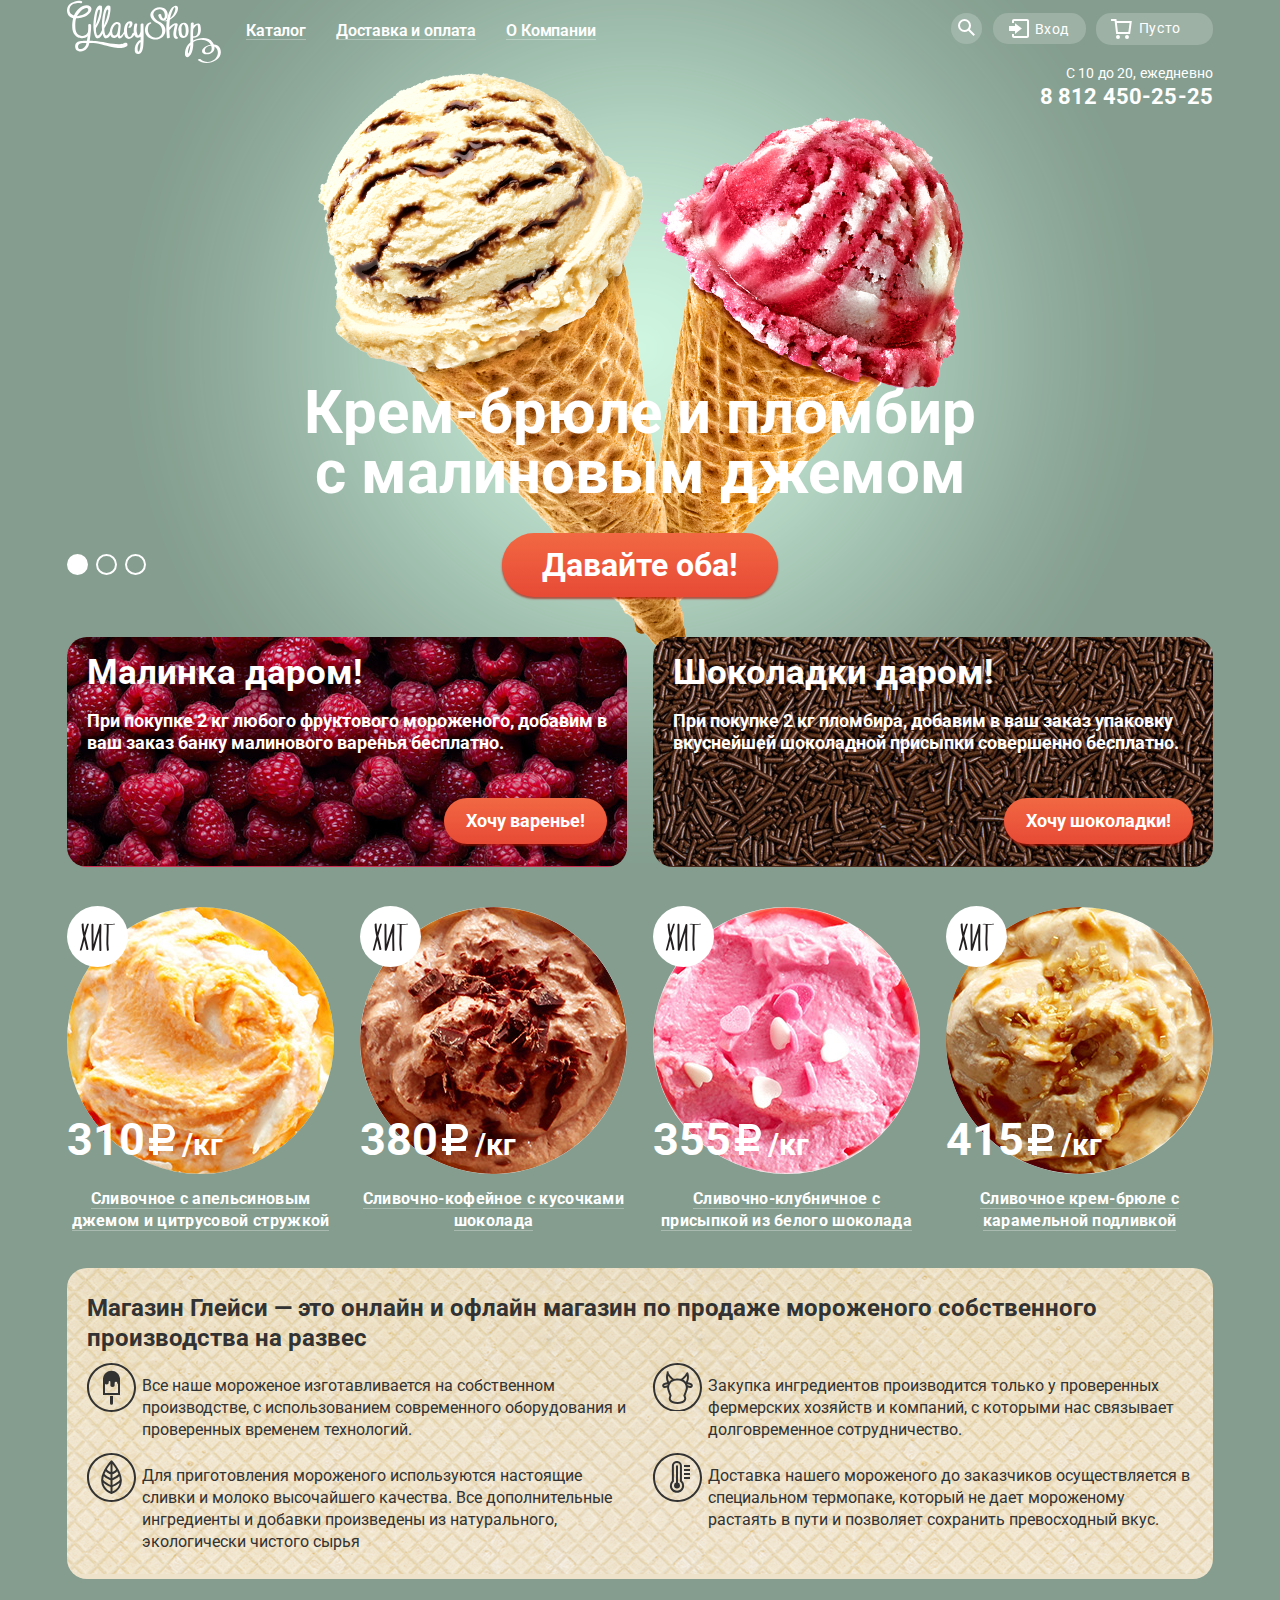
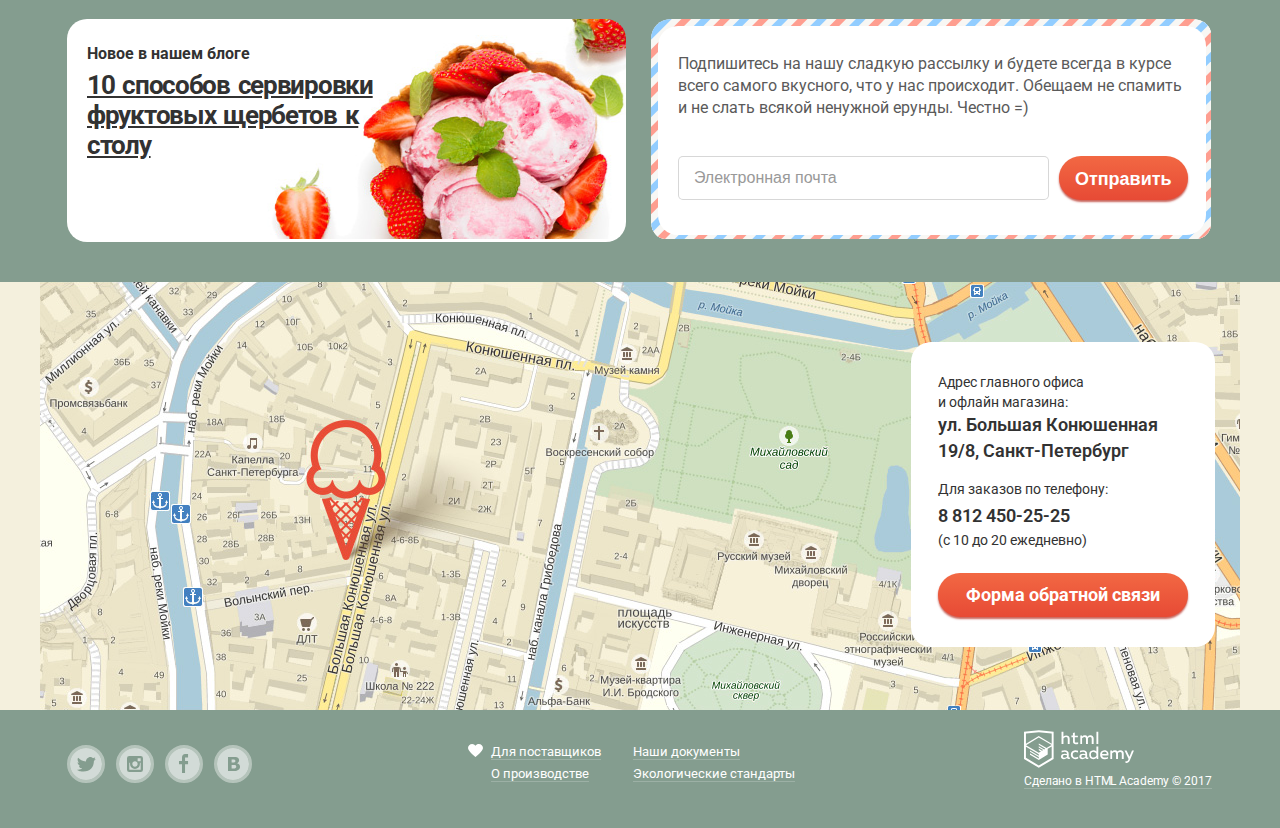
<file: index.html>
<!DOCTYPE html>
<html lang="ru">
<head>
	<meta charset="utf-8">	 
	<link href="https://fonts.googleapis.com/css?family=Roboto:400,700&amp;subset=cyrillic" rel="stylesheet"> 
	<link href="css/normalize.css" rel="stylesheet">
	<link href="css/style.min.css" rel="stylesheet">	
	<title>Магазин мороженого</title>
</head>
<body>
	<input type="radio" id="btn-1" name="toggle" checked>
	<input type="radio" id="btn-2" name="toggle">
	<input type="radio" id="btn-3" name="toggle">
	<div class="site-wrapper site-wrapper-main">
		<div class="container">
			<header class="main-header">
				<nav class="main-navigation">
					<div class="main-header-logo">
						<a>
							<img src="img/logo.svg" alt="логотип студии" width="154" height="64">
						</a>
					</div>
					<ul class="main-navigation-left">
						<li class="main-navigation-catalog">
							<a href="#">
								<span class="underline">Каталог</span>
							</a>
								<ul class="main-navigation-item">
									<li>
										<a href="#">Новинки</a>
									</li>
									<li>
										<a href="inner.html">Сливочное</a>
									</li>
									<li>
										<a href="#">Щербеты</a>
									</li>
									<li>
										<a href="#">Фруктовый лед</a>
									</li>
									<li>
										<a href="#">Мелорин</a>
									</li>            
								</ul>
						</li>
						<li>
							<a href="#">
								<span class="underline">Доставка и оплата</span>
							</a>
						</li>
						<li>
							<a href="#">
								<span class="underline">О Компании</span>
							</a>
						</li>
					</ul>
					<ul class="main-user-navigation">
						<li class="main-user-navigation-search">
							<a href="#">
								<svg xmlns="http://www.w3.org/2000/svg" xmlns:xlink="http://www.w3.org/1999/xlink" width="17" height="17" viewBox="0 0 17 17"><path d="M16.958 15.527L11.75 10.32A6.455 6.455 0 0 0 13 6.5 6.5 6.5 0 1 0 6.5 13a6.465 6.465 0 0 0 3.839-1.263l5.205 5.204 1.414-1.414zM6.5 11C4.019 11 2 8.981 2 6.5S4.019 2 6.5 2 11 4.019 11 6.5 8.981 11 6.5 11z"/></svg>								
							</a>	
							<form class="main-user-form-search" method="get" action="https://echo.htmlacademy.ru">
								<input type="search" name="search" id="search-field" placeholder="Что ищем?" required>
								<label for="search-field">Поиск</label>
							</form>	
						</li>
						<li class="main-user-navigation-login">
							<a class="main-user-login-link" href="#">
								<svg xmlns="http://www.w3.org/2000/svg" xmlns:xlink="http://www.w3.org/1999/xlink" width="21" height="19" viewBox="0 0 21 19"><g><path d="M6 14.875L12.917 9.5 6 4.125v2.917H-.042v4.917H6z"/><path d="M18 0H5C3.9 0 3 .9 3 2v2h2V2h13v15H5v-2H3v2c0 1.1.9 2 2 2h13c1.1 0 2-.9 2-2V2c0-1.1-.9-2-2-2z"/></g></svg>
								Вход
							</a>
							<form class="main-user-form" method="get" action="https://echo.htmlacademy.ru">
								<p>	
									<input type="email" name="email" id="email-field" placeholder="Электронная почта" required>
									<label for="email-field">Ваша почта</label>
								</p>
								<p>	
									<input type="text" name="password" id="password-field" placeholder="Пароль" required>
									<label for="password-field">Пароль</label>
								</p>
								<div class="main-user-form-bottom">
									<button type="submit" class="btn main-user-form-btn">Войти</button>
									<p>
										<a class="main-user-form-bottom-link" href="#">Забыли пароль?</a>
										<a class="main-user-form-bottom-link" href="#">Новая регистрация</a>
									</p>
								</div>
							</form>
						</li>
						<li class="main-user-navigation-busket">						
							<a href="#">Пусто</a>
						</li>
					</ul>
				</nav>	
				<div class="main-header-contacts">
					<p>С 10 до 20, ежедневно
					</p>
					<p>
						<span>8 812 450-25-25
						</span>	
					</p>
				</div>
			</header>
		</div>	
		<main>
			<div class="container">
				<h1 class="visually-hidden">Магазин мороженого "Глейси"</h1>
				<section class="main-slider">
					<div class="slider-slide" id="slide1">
						<div class="slide-title">Крем-брюле и пломбир с малиновым джемом</div>
						<a class="slide-btn btn" href="#">Давайте оба!</a>
					</div>	
					<div class="slider-slide" id="slide2">
						<div class="slide-title">Шоколадный пломбир и лимонный сорбет</div>
						<a class="slide-btn btn" href="#">Давайте оба!</a>
					</div>	
					<div class="slider-slide" id="slide3">
						<div class="slide-title">Пломбир с помадкой и клубничный щербет</div>
						<a class="slide-btn btn" href="#">Давайте оба!</a>
					</div>		
					<div class="slider-controls">
						<label for="btn-1"></label>
						<label for="btn-2"></label>
						<label for="btn-3"></label>
					</div>	
				</section>
				<section class="promo">
					<h2 class="visually-hidden">Магазин мороженого "Глейси" - наши акции</h2>
					<div class="promo-item">
						<h3>Малинка даром!</h3>
						<p>При покупке 2 кг любого фруктового мороженого, добавим в ваш заказ банку малинового варенья бесплатно.</p>
						<a class="btn" href="#">Хочу варенье!</a>
					</div>
					<div class="promo-item">
						<h3>Шоколадки даром!</h3>
						<p>При покупке 2 кг пломбира, добавим в ваш заказ упаковку вкуснейшей шоколадной присыпки совершенно бесплатно.</p>
						<a class="btn" href="#">Хочу шоколадки!</a>
					</div>
				</section>
				<section class="products-shop">
					<h2 class="visually-hidden">Сливочное мороженое от магазина "Глейси"</h2>
					<div class="products">
						<article class="products-item">
							<img class="products-item-img" src="img/ice-cream.jpg" alt="" width="267" height="267">
							<h3>
								<span class="underline">Сливочное с апельсиновым джемом и цитрусовой стружкой</span>
							</h3>	
							<b>310<span>/кг</span></b>	
							<div class="products-item-content">
								<a class="btn products-item-btn" href="#">Быстрый просмотр</a>
							</div>	
						</article>
						<article class="products-item">
							<img class="products-item-img" src="img/ice-cream2.jpg" alt="" width="267" height="267">
							<h3>
								<span class="underline">Сливочно-кофейное с кусочками шоколада</span>
							</h3>
							<b>380<span>/кг</span></b>	
							<div class="products-item-content">
								<a class="btn products-item-btn" href="#">Быстрый просмотр</a>
							</div>	
						</article>
						<article class="products-item">
							<img class="products-item-img" src="img/ice-cream3.jpg" alt="" width="267" height="267">
							<h3>
								<span class="underline">Сливочно-клубничное с присыпкой из белого шоколада</span>
							</h3>
							<b>355<span>/кг</span></b>	
							<div class="products-item-content">
								<a class="btn products-item-btn" href="#">Быстрый просмотр</a>
							</div>	
						</article>
						<article class="products-item">
							<img class="products-item-img" src="img/ice-cream4.jpg" alt="" width="267" height="267">
							<h3>
								<span class="underline">Сливочное крем-брюле с карамельной подливкой</span>
							</h3>
							<b>415<span>/кг</span></b>	
							<div class="products-item-content">
								<a class="btn products-item-btn" href="#">Быстрый просмотр</a>
							</div>
						</article>
					</div>
				</section>
				<section class="shop">
					<h2 class="visually-hidden">Магазин Глейси - наши преимущества</h2>
					<b>Магазин Глейси — это онлайн и офлайн магазин по продаже мороженого собственного производства на развес</b>
					<div class="shop-content">
						<p class="shop-features">Все наше мороженое изготавливается на собственном производстве, с использованием современного оборудования и проверенных временем технологий.
						</p>
						<p class="shop-features">Закупка ингредиентов  производится только у проверенных фермерских хозяйств и компаний, с которыми нас связывает долговременное сотрудничество.
						</p>
					</div>
					<div class="shop-content">
						<p class="shop-features">Для приготовления мороженого используются настоящие сливки и молоко высочайшего качества. Все дополнительные ингредиенты и добавки произведены из натурального, экологически чистого сырья
						</p>
						<p class="shop-features">Доставка нашего мороженого до заказчиков осуществляется в специальном термопаке, который не дает мороженому растаять в пути и позволяет сохранить превосходный вкус.
						</p>
					</div>
				</section>
				<div class="index-content">
					<article class="index-content-left">
					<h2 class="visually-hidden">Блог про мороженое</h2>
						<p>
							<b>Новое в нашем блоге</b>
						</p>
						<a href="#">
							<h3>10  способов сервировки фруктовых щербетов к столу</h3>
						</a>
					</article>
					<article class="index-content-right">
					<h2 class="visually-hidden">Рассылка магазина "Глейси"</h2>
						<div class="index-content-right-block">
							<p>Подпишитесь на нашу сладкую рассылку и будете всегда в курсе всего самого вкусного, что у нас происходит. Обещаем не спамить и не слать всякой ненужной ерунды. Честно =) 
							</p>
							<form class="subscribe-form" method="get" action="https://echo.htmlacademy.ru">
								<input type="email" class="subscribe-email" name="subscribe-email" id="subscribe-email-field" placeholder="Электронная почта" required>
								<label for="subscribe-email-field">Электронная почта</label>
								<button class="btn subscribe-btn" type="submit">Отправить</button>
							</form>
						</div>	
					</article>
				</div>	
			</div>	
			<div class="map">
				<h2 class="visually-hidden">Как до нас добраться</h2>
				<iframe class="iframe-map" src="https://www.google.com/maps/embed?pb=!1m18!1m12!1m3!1d1998.5989424123807!2d30.320894615855657!3d59.93879686904821!2m3!1f0!2f0!3f0!3m2!1i1024!2i768!4f13.1!3m3!1m2!1s0x4696310fca5ba729%3A0xea9c53d4493c879f!2z0JHQvtC70YzRiNCw0Y8g0JrQvtC90Y7RiNC10L3QvdCw0Y8g0YPQuy4sIDE5LCDQodCw0L3QutGCLdCf0LXRgtC10YDQsdGD0YDQsywgMTkxMTg2!5e0!3m2!1sru!2sru!4v1503858930043" style="border:0" allowfullscreen></iframe>
				<div class="map-wrapper">
					<section class="map-contacts">
						<div class="map-contacts-address">
							<p>Адрес главного офиса</p>
							<p>и офлайн магазина:</p>
							<p>
								<b>ул. Большая Конюшенная</b> 
							</p>
							<p>
								<b>19/8, Санкт-Петербург</b>	
							</p>		
						</div>
						<div class="map-contacts-phone">
							<p>Для заказов по телефону:</p>
							<p class="phone-number">
								<b>8 812 450-25-25</b>
							</p>	
							<p>
							(с 10 до 20 ежедневно)
							</p>
						</div>
						<div class="map-btn-wrapper">
							<a class="btn map-contacts-btn" href="#">Форма обратной связи</a>
						</div>	
					</section>	
				</div>
			</div>
		</main>	
		<footer class="main-footer">
			<div class="main-footer-content">
				<div class="main-footer-social">
					<a class="social-btn social-btn-tw" href="#">
						<svg xmlns="http://www.w3.org/2000/svg" width="32" height="32" viewBox="0 0 32 32"><path d="M16 0C7.164 0 0 7.164 0 16c0 8.837 7.164 16 16 16 8.837 0 16-7.163 16-16 0-8.836-7.163-16-16-16zm7.944 12.81c-.25 6.515-3.463 10.83-10.992 10.7h-.486c-.447 0-4.543-.442-5.344-1.822 2.48.19 4.247-.406 5.12-1.136-1.048-.29-2.923-.46-3.25-2.848.383.104.617.22 1.298.113-1.307-.824-2.758-1.52-2.68-3.643.312.317 1.165.518 1.46.457-.767-.232-2.148-3.243-.973-4.78 1.984 1.79 4.075 3.482 7.804 3.643.228-2.214 1.24-3.7 3.17-4.325 1.84-.48 3.254.26 3.9 1.138.737-.224 1.453-.466 2.193-.685-.004.834-.57 1.464-.935 1.71.747.165 1.423-.475 1.423-.475-.183.963-1.093 1.725-1.706 1.954z"/></svg>
						<span class="visually-hidden">Твиттер</span>
					</a>
					<a class="social-btn social-btn-inst" href="#">
						<span class="visually-hidden">Инстаграм</span>
						<svg xmlns="http://www.w3.org/2000/svg" width="32" height="32" viewBox="0 0 32 32"><g><path d="M20.916 16a4.938 4.938 0 1 1-9.877 0c0-.394.05-.773.137-1.14h-.897v6.838h11.396V14.86h-.897c.085.367.136.746.136 1.14z"/><path d="M15.978 18.66c1.466 0 2.66-1.194 2.66-2.66s-1.194-2.66-2.66-2.66c-1.466 0-2.66 1.194-2.66 2.66s1.193 2.66 2.66 2.66zm2.66-8.358h3.038v3.04h-3.04z"/><path d="M16 0C7.164 0 0 7.164 0 16c0 8.837 7.164 16 16 16 8.837 0 16-7.163 16-16 0-8.836-7.163-16-16-16zm7.955 21.698a2.285 2.285 0 0 1-2.28 2.28H10.28A2.285 2.285 0 0 1 8 21.697V10.302a2.286 2.286 0 0 1 2.28-2.28h11.395a2.286 2.286 0 0 1 2.28 2.28v11.396z"/></g></svg>
					</a>
					<a class="social-btn social-btn-fb" href="#">
						<svg xmlns="http://www.w3.org/2000/svg" width="32" height="32" viewBox="0 0 32 32"><path d="M16 0C7.164 0 0 7.163 0 16s7.164 16 16 16c8.837 0 16-7.164 16-16S24.837 0 16 0zm4.062 9.455h-3.02V12.9h3.02v3.444h-3.02v8.61H14.02v-8.61H11V12.9h3.02V9.454c0-1.902 1.354-3.445 3.022-3.445h3.02v3.445z"/></svg>
					</a>
					<a class="social-btn social-btn-vk" href="#">
						<span class="visually-hidden">Вконтакте</span>
						<svg xmlns="http://www.w3.org/2000/svg" width="32" height="32" viewBox="0 0 32 32"><g><path d="M16.637 14.495c.402-.02.72-.082.95-.188.327-.145.54-.33.642-.56.1-.228.15-.495.15-.796 0-.23-.06-.464-.175-.696-.116-.232-.322-.405-.617-.517-.264-.1-.592-.155-.984-.165a76.242 76.242 0 0 0-1.652-.014h-.34v2.965h.566c.57 0 1.057-.01 1.46-.028zm1.48 2.59c-.28-.082-.67-.126-1.165-.133a127.97 127.97 0 0 0-1.55-.01h-.79v3.494h.264c1.014 0 1.74-.003 2.18-.01a3.2 3.2 0 0 0 1.212-.244c.377-.157.633-.364.774-.625s.214-.562.214-.9c0-.446-.088-.788-.26-1.03-.17-.24-.465-.423-.878-.543z"/><path d="M16 0C7.164 0 0 7.164 0 16c0 8.837 7.164 16 16 16 8.837 0 16-7.163 16-16 0-8.836-7.163-16-16-16zm6.602 20.53a3.73 3.73 0 0 1-1.124 1.328c-.552.415-1.16.71-1.823.886s-1.5.264-2.52.264h-6.12V8.988h5.443c1.13 0 1.957.037 2.48.112a5.126 5.126 0 0 1 1.56.5c.534.27.93.632 1.19 1.087.26.455.392.975.392 1.558 0 .678-.18 1.278-.536 1.795-.358.518-.863.92-1.517 1.208v.075c.917.182 1.642.56 2.18 1.13.536.57.806 1.325.806 2.26 0 .68-.138 1.284-.41 1.818z"/></g></svg>
					</a>
				</div>
				<div class="main-footer-links">
					<div class="links-left">
						<p>
							<a href="#">Для поставщиков</a>
						</p>
						<p>
							<a href="#">О производстве</a>
						</p>
					</div>
					<div class="links-right">
						<p>
							<a href="#">Наши документы</a>
						</p>
						<p>	
							<a href="#">Экологические стандарты</a>
						</p>
					</div>	
				</div>
				<div class="footer-copyright">
					<a class="footer-logo-img" href="https://htmlacademy.ru/intensive/htmlcss">
						<img src="img/logo-htmlacademy.svg" alt="логотип студии" width="110" height="40">
					</a>
					<p>
						<a class="footer-logo" href="https://htmlacademy.ru/intensive/htmlcss">Сделано в HTML Academy © 2017</a>
					</p>
				</div>
			</div>
		</footer>	
		<div class="modal-feedback">
			<h2 class="visually-hidden">Личный кабинет</h2>
			<p>Мы обязательно вам ответим!</p>
			<button type="button" class="modal-feedback-close">
				<span class="visually-hidden">Закрыть форму</span>
			</button>
			<form class="modal-feedback-form" method="get" action="https://echo.htmlacademy.ru">
				<p>
					<input type="text" name="name" id="name-field" placeholder="Как вас зовут?" required>
					<label for="name-field">Ваше имя</label>
				</p>
				<p>	
					<input type="email" name="feedback-email" id="feedback-email-field" placeholder="Ваша почта для ответа" required>
					<label for="feedback-email-field">Ваша почта</label>
				</p>
				<p>
					<textarea id="review-field" name="review" placeholder="Напишите что-нибудь..." required></textarea>
					<label for="review-field">Текст сообщения</label>
				</p>
				<button class="btn modal-feedback-btn" type="submit">Отправить</button>
			</form>
		</div>	
	</div>	
	<script src="js/script.min.js"></script>	
</body>
</file>
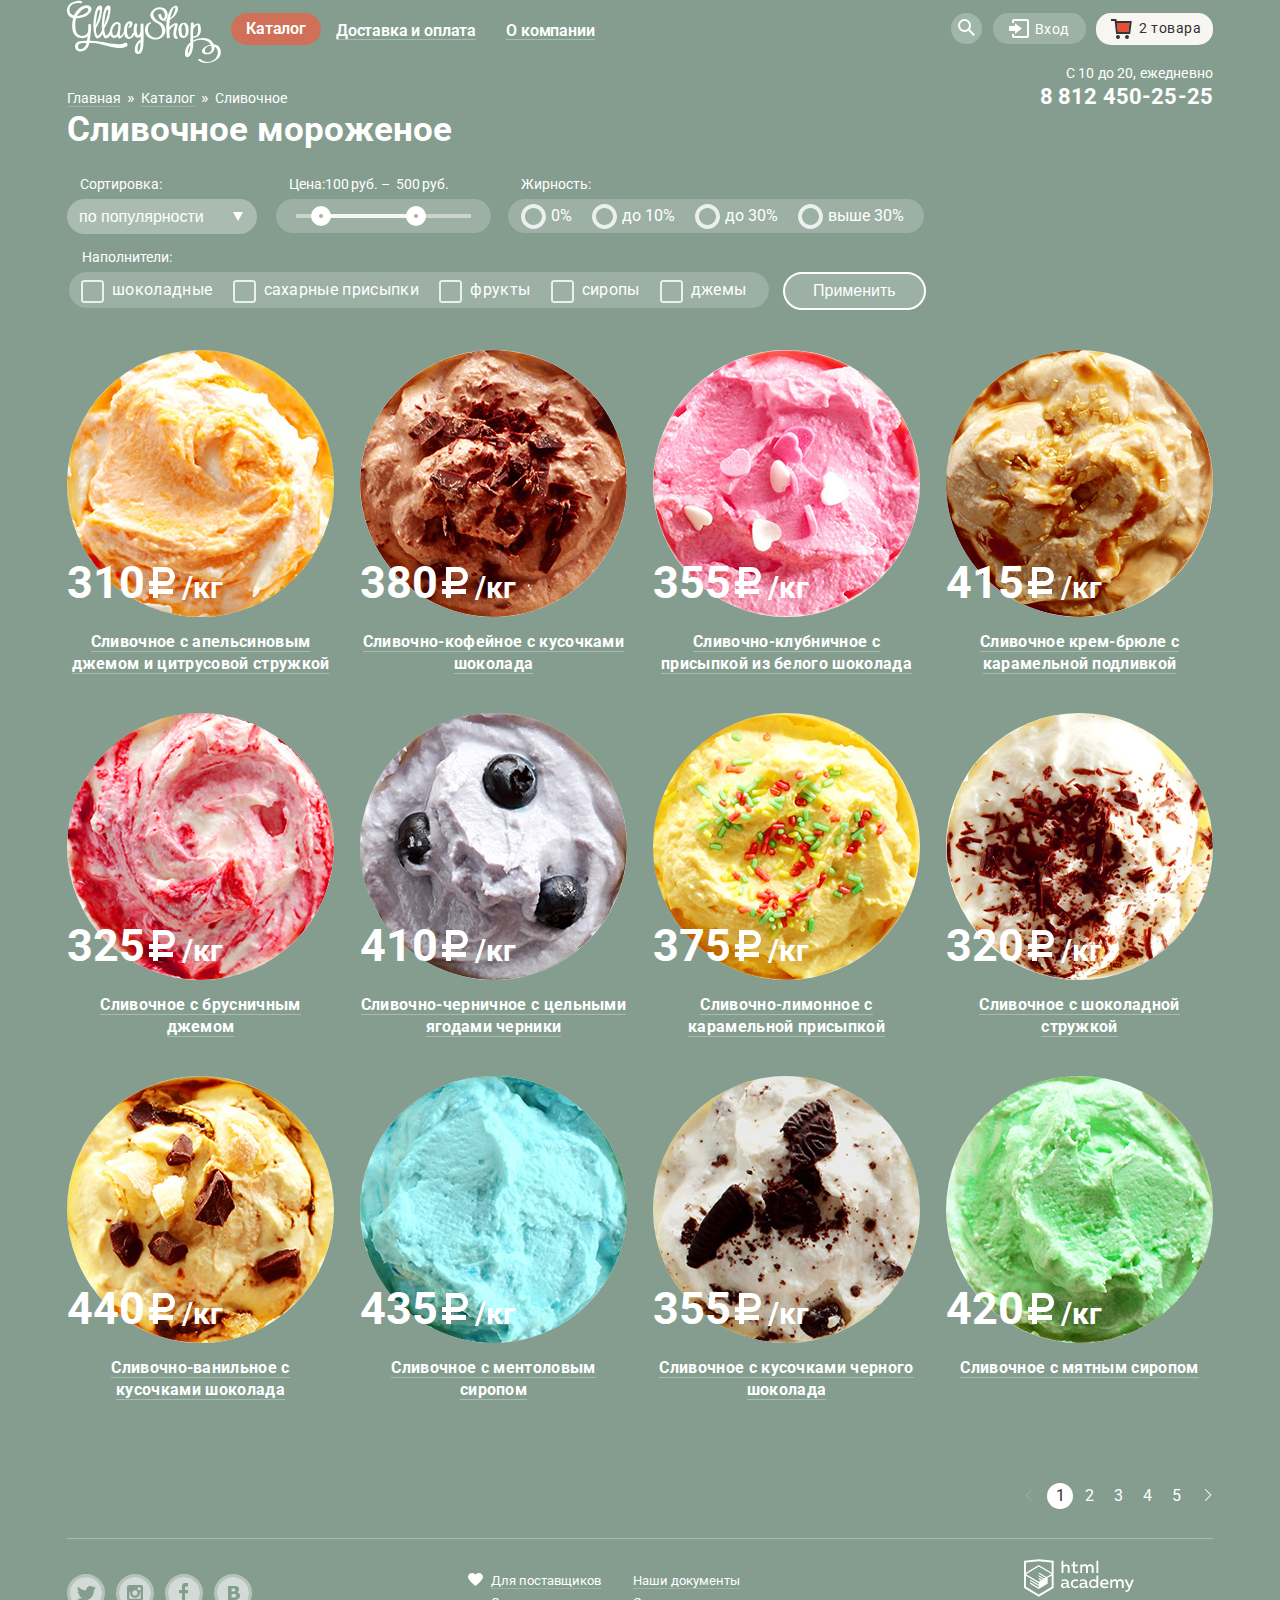
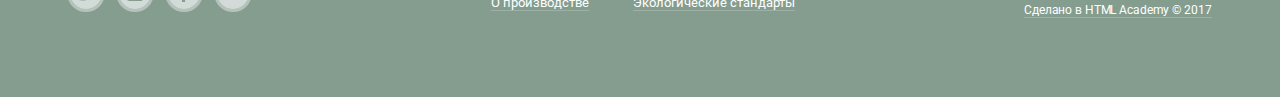
<file: inner.html>
<!DOCTYPE html>
<html lang="ru">
<head>
	<meta charset="utf-8">	 
	<link href="https://fonts.googleapis.com/css?family=Roboto:400,700&amp;subset=cyrillic" rel="stylesheet"> 
	<link href="css/normalize.css" rel="stylesheet">
	<link rel="stylesheet" href="css/style.min.css">	
	<title>Каталог сливочного мороженого</title>
</head>
<body>	
	<div class="site-wrapper">
		<div class="container">
			<header class="main-header">
				<nav class="main-navigation">
					<div class="main-header-logo">
						<a href="index.html">
							<img src="img/logo.svg" alt="логотип студии" width="154" height="64">
						</a>
					</div>
					<ul class="main-navigation-left">
						<li class="main-navigation-catalog">
							<a class="active">Каталог</a>	
								<ul class="main-navigation-item">
									<li>
										<a href="#">Новинки</a>
									</li>
									<li>
										<a href="inner.html" class="active">Сливочное</a>
									</li>
									<li>
										<a href="#">Щербеты</a>
									</li>
									<li>
										<a href="#">Фруктовый лед</a>
									</li>
									<li>
										<a href="#">Мелорин</a>
									</li>            
								</ul>
						</li>
						<li>
							<a href="#">
								<span class="underline">Доставка и оплата</span>
							</a>
						</li>
						<li>
							<a href="#">
								<span class="underline">О компании</span>
							</a>
						</li>
					</ul>
					<ul class="main-user-navigation">
						<li class="main-user-navigation-search">
							<a href="#">
								<svg xmlns="http://www.w3.org/2000/svg" xmlns:xlink="http://www.w3.org/1999/xlink" width="17" height="17" viewBox="0 0 17 17"><path d="M16.958 15.527L11.75 10.32A6.455 6.455 0 0 0 13 6.5 6.5 6.5 0 1 0 6.5 13a6.465 6.465 0 0 0 3.839-1.263l5.205 5.204 1.414-1.414zM6.5 11C4.019 11 2 8.981 2 6.5S4.019 2 6.5 2 11 4.019 11 6.5 8.981 11 6.5 11z"/></svg>								
							</a>
							<form class="main-user-form-search" method="get" action="https://echo.htmlacademy.ru">
								<input type="search" name="search" id="search-field" placeholder="Что ищем?" required>
								<label for="search-field">Поиск</label>
							</form>	
						</li>
						<li class="main-user-navigation-login">
							<a class="main-user-login-link" href="#">
								<svg xmlns="http://www.w3.org/2000/svg" xmlns:xlink="http://www.w3.org/1999/xlink" width="21" height="19" viewBox="0 0 21 19"><g><path d="M6 14.875L12.917 9.5 6 4.125v2.917H-.042v4.917H6z"/><path d="M18 0H5C3.9 0 3 .9 3 2v2h2V2h13v15H5v-2H3v2c0 1.1.9 2 2 2h13c1.1 0 2-.9 2-2V2c0-1.1-.9-2-2-2z"/></g></svg>
								Вход
							</a>
							<form class="main-user-form" method="get" action="https://echo.htmlacademy.ru">
								<p>
									<input type="email" name="email" id="email-field" placeholder="Электронная почта" required>
									<label for="email-field">Ваша почта</label>
								</p>
								<p>
									<input type="text" name="password" id="password-field" placeholder="Пароль" required>
									<label for="password-field">Пароль</label>
								</p>
								<div class="main-user-form-bottom">
									<button type="submit" class="btn main-user-form-btn">Войти</button>
									<p>
										<a class="main-user-form-bottom-link" href="#">Забыли пароль?</a>
										<a class="main-user-form-bottom-link" href="#">Новая регистрация</a>
									</p>
								</div>
							</form>
						</li>
						<li class="main-user-navigation-busket busket-inner">
							<a href="#">2 товара</a>
							<div class="main-busket-choice">
								<div class="busket-choice-item">
									<button type="button" class="busket-choice-item-delete">убрать товар</button>
									<a>Пломбир с апельсиновым джемом</a>
									<p>1,5 кг * 200 руб</p>
									<p class="busket-item-price">300 руб</p>
								</div>
								<div class="busket-choice-item">
									<button type="button" class="busket-choice-item-delete">убрать товар</button>
									<a>Клубничный пломбир с присыпкой из белого шоколада</a>
									<p>1,5 кг * 300 руб</p>
									<p class="busket-item-price">450 руб</p>
								</div>
								<hr>
								<div class="busket-choice-sum">Итого: 750 руб.</div>
								<a class="btn choice-checkout" href="#">Оформить заказ</a>
							</div>
						</li>
					</ul>
				</nav>	
				<div class="main-header-contacts">
					<p>С 10 до 20, ежедневно
					</p>
					<p>
						<span>8 812 450-25-25
						</span>	
					</p>
				</div>
			</header>
			<main class="clearfix">
				<nav class="breadcrumbs">
					<ul>
						 <li>
							<a class="breadcrumbs-link" href="index.html">Главная</a>
						</li>
						 <li>
							<a class="breadcrumbs-link" href="#">Каталог</a>
						</li>
						<li>
							<a>Сливочное</a>
						</li>
					</ul>
				</nav>	
				<h1>Сливочное мороженое</h1>
				<div class="filters">
					<form class="filters-vendors" action="https://echo.htmlacademy.ru" method="post">
						<div class="filter-vendors-row">
							<fieldset class="filter-vendors-sorting">
								<legend>Сортировка:</legend>
								<div class="select-wrapper">
									<select name="theme">
										<option value="popular">по популярности</option>
										<option value="low-price">Сначала недорогие</option>
										<option value="high-price">Сначала дорогие</option>
										<option value="fatness">По жирности</option>
									</select>
								</div>	
							</fieldset>
							<fieldset class="filter-vendors-price clearfix">
								<legend>Цена:</legend>
								<div class="price-controls">
									<label class="min-price">
										<input type="text" name="min-price" value=100>руб. &#8211; &nbsp;
									</label>
									<label class="max-price">
											<input type="text" name="max-price" value="500">руб.
									</label>
								</div>	
								<div class="range-controls">
									<div class="range-controls-scale">
										<div class="range-controls-bar">
										</div>
									</div>
									<div class="range-controls-toggle toggle-min">
									</div>
									<div class="range-controls-toggle toggle-max">
									</div>
								</div>
							</fieldset>
							<fieldset class="filter-vendors-fatness">
								<legend>Жирность:</legend>	
									<div class="filter-fatness">
										<input type="radio" name="milk" id="milk-no-fatness-field" value="no-fatness">
										<label for="milk-no-fatness-field" tabindex="0">0%</label>
										<input type="radio" name="milk" id="milk-10-fatness-field" value="10-fatness">
										<label for="milk-10-fatness-field" tabindex="0">до 10%</label>
										<input type="radio" name="milk" id="milk-30-fatness-field" value="30-fatness">
										<label for="milk-30-fatness-field" tabindex="0">до 30%</label>
										<input type="radio" name="milk" id="milk-above-30-fatness-field" value="above-30-fatness">	
										<label for="milk-above-30-fatness-field" tabindex="0">выше 30%</label>
									</div>	
							</fieldset>
						</div>	
						<div class="filter-vendors-row">
							<fieldset>
								<legend>Наполнители:</legend>
									<div class="filter-vendors-taste">
										<input type="checkbox" name="chocolate" id="chocolate-field">
										<label for="chocolate-field" tabindex="0">шоколадные</label>
										<input type="checkbox" name="sugar" id="sugar-field">
										<label for="sugar-field" tabindex="0">сахарные присыпки</label>
										<input type="checkbox" name="fruits" id="fruits-field">
										<label for="fruits-field" tabindex="0">фрукты</label>
										<input type="checkbox" name="syrup" id="syrup-field">
										<label for="syrup-field" tabindex="0">сиропы</label>
										<input type="checkbox" name="jem" id="jem-field">
										<label for="jem-field" tabindex="0">джемы</label>
									</div>
							</fieldset>
							<button class="btn-form" type="submit">Применить</button>
						</div>
					</form>
				</div>
				<div class="products-inner">
					<div class="products-row">
						<article class="products-item">
							<img class="products-item-img" src="img/ice-cream.jpg" alt="" width="267" height="267">
							<h2>
								<span class="underline">Сливочное с апельсиновым джемом и цитрусовой стружкой</span>
							</h2>
							<b>310<span>/кг</span></b>
							<div class="products-item-content">
								<a class="btn products-item-btn" href="#">Быстрый просмотр</a>
							</div>	
						</article>
						<article class="products-item">
							<img class="products-item-img" src="img/ice-cream2.jpg" alt="" width="267" height="267">
							<h2>
								<span class="underline">Сливочно-кофейное с кусочками шоколада</span>
							</h2>
							<b>380<span>/кг</span></b>
							<div class="products-item-content">
								<a class="btn products-item-btn" href="#">Быстрый просмотр</a>
							</div>
						</article>
						<article class="products-item">
							<img class="products-item-img" src="img/ice-cream3.jpg" alt="" width="267" height="267">
							<h2>
								<span class="underline">Сливочно-клубничное с присыпкой из белого шоколада</span>
							</h2>
							<b>355<span>/кг</span></b>
							<div class="products-item-content">
								<a class="btn products-item-btn" href="#">Быстрый просмотр</a>
							</div>
						</article>
						<article class="products-item">
							<img class="products-item-img" src="img/ice-cream4.jpg" alt="" width="267" height="267">
							<h2>
								<span class="underline">Сливочное крем-брюле с карамельной подливкой</span>
							</h2>
							<b>415<span>/кг</span></b>
							<div class="products-item-content">
								<a class="btn products-item-btn" href="#">Быстрый просмотр</a>
							</div>
						</article>
					</div>
					<div class="products-row">
						<article class="products-item">
							<img class="products-item-img" src="img/ice-cream5.jpg" alt="" width="267" height="267">
							<h2>
								<span class="underline">Сливочное с брусничным джемом</span>
							</h2>
							<b>325<span>/кг</span></b>
							<div class="products-item-content">
								<a class="btn products-item-btn" href="#">Быстрый просмотр</a>
							</div>
						</article>
						<article class="products-item">
							<img class="products-item-img" src="img/ice-cream6.jpg" alt="" width="267" height="267">
							<h2>
								<span class="underline">Сливочно-черничное с цельными ягодами черники</span>
							</h2>
							<b>410<span>/кг</span></b>
							<div class="products-item-content">
								<a class="btn products-item-btn" href="#">Быстрый просмотр</a>
							</div>
						</article>
						<article class="products-item">
							<img class="products-item-img" src="img/ice-cream7.jpg" alt="" width="267" height="267">
							<h2>
								<span class="underline">Сливочно-лимонное с карамельной присыпкой</span>
							</h2>
							<b>375<span>/кг</span></b>
							<div class="products-item-content">
								<a class="btn products-item-btn" href="#">Быстрый просмотр</a>
							</div>
						</article>
						<article class="products-item">
							<img class="products-item-img" src="img/ice-cream8.jpg" alt="" width="267" height="267">
							<h2>
								<span class="underline">Сливочное с шоколадной стружкой</span>
							</h2>
							<b>320<span>/кг</span></b>
							<div class="products-item-content">
								<a class="btn products-item-btn" href="#">Быстрый просмотр</a>
							</div>
						</article>
					</div>
					<div class="products-row">
						<article class="products-item">
							<img class="products-item-img" src="img/ice-cream9.jpg" alt="" width="267" height="267">
							<h2>
								<span class="underline">Сливочно-ванильное с кусочками шоколада</span>
							</h2>
							<b>440<span>/кг</span></b>
							<div class="products-item-content">
								<a class="btn products-item-btn" href="#">Быстрый просмотр</a>
							</div>
						</article>
						<article class="products-item">
							<img class="products-item-img" src="img/ice-cream10.jpg" alt="" width="267" height="267">
							<h2>
								<span class="underline">Сливочноe с ментоловым сиропом</span>
							</h2>
							<b>435<span>/кг</span></b>
							<div class="products-item-content">
								<a class="btn products-item-btn" href="#">Быстрый просмотр</a>
							</div>
						</article>
						<article class="products-item">
							<img class="products-item-img" src="img/ice-cream11.jpg" alt="" width="267" height="267">
							<h2>
								<span class="underline">Сливочное с кусочками черного шоколада</span>
							</h2>
							<b>355<span>/кг</span></b>
							<div class="products-item-content">
								<a class="btn products-item-btn" href="#">Быстрый просмотр</a>
							</div>
						</article>
						<article class="products-item">
							<img class="products-item-img" src="img/ice-cream12.jpg" alt="" width="267" height="267">
							<h2>
								<span class="underline">Сливочное с мятным сиропом</span>
							</h2>
							<b>420<span>/кг</span></b>
							<div class="products-item-content">
								<a class="btn products-item-btn" href="#">Быстрый просмотр</a>
							</div>
						</article>
					</div>
				</div>
				<div class="features-paginator">
						<a class="features-arrow features-back" href="#">
							<span class="visually-hidden">Назад</span>
							<svg version="1.1" id="Layer_1" xmlns="http://www.w3.org/2000/svg" xmlns:xlink="http://www.w3.org/1999/xlink" x="0px" y="0px"
								 width="8px" height="12px" viewBox="0 0 8 12" enable-background="new 0 0 8 12" xml:space="preserve">
							<path d="M7.237,5.642L1.729,0.133c-0.198-0.198-0.519-0.198-0.716,0s-0.198,0.519,0,0.716L6.163,6l-5.151,5.15
								c-0.198,0.198-0.198,0.519,0,0.717c0.099,0.099,0.229,0.148,0.358,0.148c0.129,0,0.259-0.05,0.358-0.148l5.509-5.509
								C7.436,6.16,7.436,5.84,7.237,5.642z"/>
							</svg>
						</a>	
						<a class="current">1</a>
						<a href="#">2</a>
						<a href="#">3</a>
						<a href="#">4</a>
						<a href="#">5</a>
						<a class="features-arrow features-forward" href="#">
							<span class="visually-hidden">Вперед</span>
							<svg xmlns="http://www.w3.org/2000/svg" width="8" height="12" viewBox="0 0 8 12"><path d="M7.237 5.642L1.73.132a.506.506 0 1 0-.717.717L6.163 6l-5.15 5.15a.507.507 0 0 0 .715.717l5.51-5.51a.504.504 0 0 0 0-.715z"/></svg>
						</a>
				</div>
			</main>	
			<footer class="main-footer main-footer-inner">
				<div class="main-footer-content">
					<div class="main-footer-social">
					<a class="social-btn social-btn-tw" href="#">
						<svg xmlns="http://www.w3.org/2000/svg" width="32" height="32" viewBox="0 0 32 32"><path d="M16 0C7.164 0 0 7.164 0 16c0 8.837 7.164 16 16 16 8.837 0 16-7.163 16-16 0-8.836-7.163-16-16-16zm7.944 12.81c-.25 6.515-3.463 10.83-10.992 10.7h-.486c-.447 0-4.543-.442-5.344-1.822 2.48.19 4.247-.406 5.12-1.136-1.048-.29-2.923-.46-3.25-2.848.383.104.617.22 1.298.113-1.307-.824-2.758-1.52-2.68-3.643.312.317 1.165.518 1.46.457-.767-.232-2.148-3.243-.973-4.78 1.984 1.79 4.075 3.482 7.804 3.643.228-2.214 1.24-3.7 3.17-4.325 1.84-.48 3.254.26 3.9 1.138.737-.224 1.453-.466 2.193-.685-.004.834-.57 1.464-.935 1.71.747.165 1.423-.475 1.423-.475-.183.963-1.093 1.725-1.706 1.954z"/></svg>
						<span class="visually-hidden">Твиттер</span>
					</a>
					<a class="social-btn social-btn-inst" href="#">
						<span class="visually-hidden">Инстаграм</span>
						<svg xmlns="http://www.w3.org/2000/svg" width="32" height="32" viewBox="0 0 32 32"><g><path d="M20.916 16a4.938 4.938 0 1 1-9.877 0c0-.394.05-.773.137-1.14h-.897v6.838h11.396V14.86h-.897c.085.367.136.746.136 1.14z"/><path d="M15.978 18.66c1.466 0 2.66-1.194 2.66-2.66s-1.194-2.66-2.66-2.66c-1.466 0-2.66 1.194-2.66 2.66s1.193 2.66 2.66 2.66zm2.66-8.358h3.038v3.04h-3.04z"/><path d="M16 0C7.164 0 0 7.164 0 16c0 8.837 7.164 16 16 16 8.837 0 16-7.163 16-16 0-8.836-7.163-16-16-16zm7.955 21.698a2.285 2.285 0 0 1-2.28 2.28H10.28A2.285 2.285 0 0 1 8 21.697V10.302a2.286 2.286 0 0 1 2.28-2.28h11.395a2.286 2.286 0 0 1 2.28 2.28v11.396z"/></g></svg>
					</a>
					<a class="social-btn social-btn-fb" href="#">
						<svg xmlns="http://www.w3.org/2000/svg" width="32" height="32" viewBox="0 0 32 32"><path d="M16 0C7.164 0 0 7.163 0 16s7.164 16 16 16c8.837 0 16-7.164 16-16S24.837 0 16 0zm4.062 9.455h-3.02V12.9h3.02v3.444h-3.02v8.61H14.02v-8.61H11V12.9h3.02V9.454c0-1.902 1.354-3.445 3.022-3.445h3.02v3.445z"/></svg>
					</a>
					<a class="social-btn social-btn-vk" href="#">
						<span class="visually-hidden">Вконтакте</span>
						<svg xmlns="http://www.w3.org/2000/svg" width="32" height="32" viewBox="0 0 32 32"><g><path d="M16.637 14.495c.402-.02.72-.082.95-.188.327-.145.54-.33.642-.56.1-.228.15-.495.15-.796 0-.23-.06-.464-.175-.696-.116-.232-.322-.405-.617-.517-.264-.1-.592-.155-.984-.165a76.242 76.242 0 0 0-1.652-.014h-.34v2.965h.566c.57 0 1.057-.01 1.46-.028zm1.48 2.59c-.28-.082-.67-.126-1.165-.133a127.97 127.97 0 0 0-1.55-.01h-.79v3.494h.264c1.014 0 1.74-.003 2.18-.01a3.2 3.2 0 0 0 1.212-.244c.377-.157.633-.364.774-.625s.214-.562.214-.9c0-.446-.088-.788-.26-1.03-.17-.24-.465-.423-.878-.543z"/><path d="M16 0C7.164 0 0 7.164 0 16c0 8.837 7.164 16 16 16 8.837 0 16-7.163 16-16 0-8.836-7.163-16-16-16zm6.602 20.53a3.73 3.73 0 0 1-1.124 1.328c-.552.415-1.16.71-1.823.886s-1.5.264-2.52.264h-6.12V8.988h5.443c1.13 0 1.957.037 2.48.112a5.126 5.126 0 0 1 1.56.5c.534.27.93.632 1.19 1.087.26.455.392.975.392 1.558 0 .678-.18 1.278-.536 1.795-.358.518-.863.92-1.517 1.208v.075c.917.182 1.642.56 2.18 1.13.536.57.806 1.325.806 2.26 0 .68-.138 1.284-.41 1.818z"/></g></svg>
					</a>
				</div>
					<div class="main-footer-links">
						<div class="links-left">
						<p>
							<a href="#">Для поставщиков</a>
						</p>
						<p>	
							<a href="#">О производстве</a>
						</p>
					</div>
					<div class="links-right">
						<p>
							<a href="#">Наши документы</a>
						</p>
						<p>	
							<a href="#">Экологические стандарты</a>
						</p>
					</div>	
					</div>
					<div class="footer-copyright">
						<a class="footer-logo-img" href="https://htmlacademy.ru/intensive/htmlcss">
							<img src="img/logo-htmlacademy.svg" alt="логотип студии" width="110" height="40">
						</a>
						<p>
							<a class="footer-logo" href="https://htmlacademy.ru/intensive/htmlcss">Сделано в HTML Academy © 2017</a>
						</p>	
					</div>
				</div>
			</footer>
		</div>	
	</div>		
	<script>
	</script>
</body>
</file>
<file: css/style.min.css>
html,body{margin:0;padding:0}body{font-family:"Roboto","Arial",sans-serif;font-size:16px;line-height:22px;color:#fff;min-width:1200px;background-color:#849d8f}body>input[type="radio"]{display:none}.visually-hidden{border:0;clip:rect(0 0 0 0);height:1px;margin:-1px;overflow:hidden;padding:0;position:absolute;width:1px}.clearfix::after{content:"";display:table;clear:both}.btn{display:inline-block;vertical-align:top;padding:11px 22px;background-color:#e84d37;background-image:-webkit-gradient(linear,left bottom,left top,from(#e74a35),to(#f26843));background-image:-webkit-linear-gradient(bottom,#e74a35,#f26843);background-image:-o-linear-gradient(bottom,#e74a35,#f26843);background-image:linear-gradient(to top,#e74a35,#f26843);-webkit-box-shadow:0 2px 2px 0 rgba(172,16,0,.64);box-shadow:0 2px 2px 0 rgba(172,16,0,.64);border:none;border-radius:100px;font-size:18px;line-height:24px;color:#fff;font-weight:700;text-decoration:none;cursor:pointer}.btn:hover{background-color:rgba(255,255,255,.2);background-image:-webkit-gradient(linear,left bottom,left top,from(#ec6e5d),to(#f58669));background-image:-webkit-linear-gradient(bottom,#ec6e5d,#f58669);background-image:-o-linear-gradient(bottom,#ec6e5d,#f58669);background-image:linear-gradient(to top,#ec6e5d,#f58669);-webkit-box-shadow:0 2px 2px #ac1000;box-shadow:0 2px 2px #ac1000}.btn:active{-webkit-box-shadow:inset 0 2px 2px #942718;box-shadow:inset 0 2px 2px #942718;background-color:rgba(0,0,0,.07);background-image:-webkit-gradient(linear,left bottom,left top,from(#e1613e),to(#d74531));background-image:-webkit-linear-gradient(bottom,#e1613e,#d74531);background-image:-o-linear-gradient(bottom,#e1613e,#d74531);background-image:linear-gradient(to top,#e1613e,#d74531)}.site-wrapper{min-width:1200px;background-color:#849d8f}.site-wrapper-main{background-image:url(../img/slide1-1.png);background-repeat:no-repeat;background-position:top center;background-color:#849d8f;-webkit-transition:background-image 0.5s ease,background-color 0.5s ease;-o-transition:background-image 0.5s ease,background-color 0.5s ease;transition:background-image 0.5s ease,background-color 0.5s ease}.site-wrapper-main::before,.site-wrapper-main::after{content:"";visibility:hidden}.site-wrapper-main::before,.site-wrapper-main::after{background-image:url(../img/slide2-1.png)}.site-wrapper-main::after{background-image:url(../img/slide3-1.png)}.container{width:1146px;margin:0 auto;padding-right:27px;padding-left:27px;margin-bottom:40px}.main-header{position:relative}.main-navigation{display:-webkit-box;display:-ms-flexbox;display:flex}.main-navigation-left{display:-webkit-box;display:-ms-flexbox;display:flex;width:700px;list-style:none;padding:0;margin:0;margin-left:10px;margin-right:16px;margin-top:13px}.main-navigation-left a{display:block;padding:7px 15px;color:#fff;font-size:16px;font-weight:600;line-height:18px;text-decoration:none;letter-spacing:-.01em}.main-navigation-left>li>a:not(.active):hover{background-color:#f7f6f3;border-radius:100px}.main-navigation-left>li>a:not(.active):hover span{color:#323232}.main-navigation-left>li>a:not(.active):active{background-color:#f7f6f3;border-radius:20px;-webkit-box-shadow:inset 0 2px 1px 0 #696969;box-shadow:inset 0 2px 1px 0 #696969}.main-navigation-left>li>a:not(.active):active span{color:#323232}.main-navigation-left>li>a.active{background-color:#d07058;color:#fff;border-radius:20px;-webkit-box-shadow:none;box-shadow:none}.main-navigation-catalog{position:relative}ul.main-navigation-item{visibility:hidden;position:absolute;top:38px;left:-8px;margin:0;padding:0;padding-bottom:5px;width:144px;background-color:#f8f7f4;border-radius:5px;list-style:none;z-index:2;-webkit-transition-duration:0.5s;-o-transition-duration:0.5s;transition-duration:0.5s;-webkit-transition-property:visibility;-o-transition-property:visibility;transition-property:visibility}.main-navigation-catalog:hover ul{visibility:visible}ul.main-navigation-item a{color:#323232;font-size:14px;line-height:16px;font-weight:400;letter-spacing:.1px;margin:0;padding-left:20px;padding-top:5px;padding-bottom:5px}.main-navigation-item li:first-child a{padding-left:20px;padding-top:10px;padding-bottom:8px;color:#323232;font-weight:700;border-bottom:1px solid rgba(50,50,50,.2)}ul.main-navigation-item a:not(.active):hover{background-color:#fbded7}ul.main-navigation-item a:not(.active):active{background-color:#f6b5a5}ul.main-navigation-item .active{background-color:#d07058}.main-user-navigation{display:-webkit-box;display:-ms-flexbox;display:flex;-webkit-box-align:start;-ms-flex-align:start;align-items:flex-start;width:267px;padding:0;margin:0;margin-top:13px;font-size:16px;line-height:18px;list-style:none}.main-user-navigation li{padding-top:6px;padding-bottom:6px;padding-left:16px;margin-right:10px;background-color:#9db1a5;border-radius:15px}.main-user-navigation>li>a{font-size:14px;line-height:16px;color:#fff;letter-spacing:.04em;text-decoration:none}li.main-user-navigation-search{position:relative;padding:0;margin-right:11px;margin-left:5px;width:31px;height:31px;background-color:#a1b6aa;border-radius:50%}.main-user-navigation-search svg{fill:#fff;margin-top:6px;margin-left:7px}.main-user-navigation-search:hover svg{fill:#000}.main-user-form-search{position:relative;visibility:hidden;-webkit-transition-duration:0.5s;-o-transition-duration:0.5s;transition-duration:0.5s;-webkit-transition-property:visibility;-o-transition-property:visibility;transition-property:visibility;position:absolute;width:310px;top:35px;right:-2px;background-color:#f8f7f4;padding-top:20px;padding-bottom:20px;padding-left:15px;padding-right:15px;border:1px solid #d3d3d2;border-radius:5px;-webkit-box-shadow:0 20px 20px rgba(0,0,0,.4);box-shadow:0 20px 20px rgba(0,0,0,.4);z-index:5}.main-user-navigation-search:hover .main-user-form-search{visibility:visible}.main-user-form-search input{font-size:14px;color:#323232;font-weight:700;width:100%;padding-top:12px;padding-bottom:12px;padding-left:12px;border:1px solid #d3d3d2;border-radius:5px}.main-user-navigation-search input:hover{border:2px solid rgba(154,154,154,.52);width:308px;padding-top:11px;padding-bottom:11px}.main-user-navigation-search input:focus{border:2px solid rgba(46,136,228,.52);width:308px;padding-top:11px;padding-bottom:11px}.main-user-navigation-search input:focus+label{visibility:visible}.main-user-navigation-search input:valid+label{visibility:visible;color:#999}.main-user-form-search label{position:absolute;visibility:hidden;top:6px;left:13px;color:#5b9ddf;font-size:11px;line-height:13px}.main-user-form-search input::-moz-placeholder{color:#999;font-weight:400}.main-user-form-search input::-webkit-input-placeholder{color:#999;font-weight:400}.main-user-form-search input:-ms-input-placeholder{color:#999;font-weight:400}.main-user-form-search input::-ms-input-placeholder{color:#999;font-weight:400}.main-user-navigation-login{position:relative;padding:0;padding-right:17px;margin:0;z-index:10}.main-user-login-link{display:-webkit-box;display:-ms-flexbox;display:flex;-webkit-box-align:center;-ms-flex-align:center;align-items:center}.main-user-navigation-login svg{margin:0;margin-right:5px;padding:0;fill:#fff}.main-user-navigation-login:hover a{color:#000}.main-user-form-bottom>p>a:hover{color:#e84d37}.main-user-navigation-login:hover svg{fill:#000}.main-user-navigation-login:hover .main-user-form{visibility:visible}.main-user-form{visibility:hidden;-webkit-transition-duration:0.5s;-o-transition-duration:0.5s;transition-duration:0.5s;-webkit-transition-property:visibility;-o-transition-property:visibility;transition-property:visibility;position:absolute;top:35px;right:-3px;width:237px;background-color:#f8f7f4;margin:0;padding:20px;border-radius:5px;-webkit-box-shadow:0 20px 20px rgba(0,0,0,.4);box-shadow:0 20px 20px rgba(0,0,0,.4)}.main-user-form p{position:relative;margin:0}.main-user-form input{width:100%;padding-top:7px;padding-bottom:9px;padding-left:10px;background-color:#fff;margin-bottom:22px;color:#323232;font-size:14px;line-height:24px;font-weight:700;border:1px solid #d3d3d2;-webkit-box-sizing:border-box;box-sizing:border-box;border-radius:5px}.main-user-form label{position:absolute;visibility:hidden;top:-15px;left:10px;color:#5b9ddf;font-size:11px;line-height:13px}.main-user-form input:hover{border:2px solid rgba(154,154,154,.52);padding-top:6px;padding-bottom:8px}.main-user-form input:focus{border:2px solid rgba(46,136,228,.52);padding-top:6px;padding-bottom:8px}.main-user-form input:focus+label{visibility:visible}.main-user-form input:valid+label{visibility:visible;color:#999}.main-user-form input::-moz-placeholder{color:#999;font-weight:400}.main-user-form input::-webkit-input-placeholder{color:#999;font-weight:400}.main-user-form input:-ms-input-placeholder{color:#999;font-weight:400}.main-user-form input::-ms-input-placeholder{color:#999;font-weight:400}.main-user-form-bottom{display:-webkit-box;display:-ms-flexbox;display:flex}a.main-user-form-bottom-link{width:240px;font-size:12px;line-height:20px;color:#323232;background-color:#f8f7f4;padding:0;text-decoration:underline;letter-spacing:.02em}.main-user-form-bottom p{padding-right:0;width:121px;margin-left:18px}.main-user-form-btn{padding-top:10px;padding-bottom:9px}li.main-user-navigation-busket{position:relative;width:75px;padding-top:6px;padding-left:43px;padding-bottom:8px;margin-right:0;z-index:20;letter-spacing:.01em}li.main-user-navigation-busket::before{position:absolute;content:"";left:15px;top:6px;width:21px;height:20px;background:url(../img/basket.svg) no-repeat}li.main-user-navigation-busket:hover::before{background:url(../img/basket-red.svg) no-repeat}li.main-user-navigation-busket:hover>a{color:#323232}.main-slider{position:relative;text-align:center;padding-top:273px;margin-bottom:40px}.slider-slide{display:none}.slide-title{width:700px;margin:0 auto;margin-bottom:30px;font-weight:700;font-size:60px;line-height:60px}.slide-btn{padding-top:10px;padding-bottom:10px;padding-left:40px;padding-right:40px;font-size:32px;line-height:44px}.slider-controls{position:absolute;bottom:21px;left:0;z-index:20;font-size:0}.slider-controls label{display:inline-block;width:17px;height:17px;margin-right:8px;vertical-align:top;background-color:transparent;border:2px solid #fff;border-radius:50%;cursor:pointer}#btn-1:checked~.site-wrapper #slide1,#btn-2:checked~.site-wrapper #slide2,#btn-3:checked~.site-wrapper #slide3{display:block}#btn-1:checked~.site-wrapper label[for="btn-1"],#btn-2:checked~.site-wrapper label[for="btn-2"],#btn-3:checked~.site-wrapper label[for="btn-3"]{background-color:#fff}#btn-1:hover~.site-wrapper label[for="btn-1"],#btn-2:hover~.site-wrapper label[for="btn-2"],#btn-3:hover~.site-wrapper label[for="btn-3"]{background-color:rgba(248,247,244,.4)}#btn-1:checked~.site-wrapper{background-color:#849d8f;background-image:url(../img/slide1-1.png)}#btn-2:checked~.site-wrapper{background-color:#8996a6;background-image:url(../img/slide2-1.png)}#btn-3:checked~.site-wrapper{background-color:#9d8b84;background-image:url(../img/slide3-1.png)}.promo{display:-webkit-box;display:-ms-flexbox;display:flex;-webkit-box-pack:justify;-ms-flex-pack:justify;justify-content:space-between;margin-bottom:40px}.promo-item{width:520px;padding-top:15px;padding-left:20px;padding-right:20px;padding-bottom:23px;border-radius:20px}.promo-item h3{padding:0;margin:0;margin-bottom:17px;font-size:35px;line-height:41px;font-weight:700}.promo-item:nth-child(2){background-image:url(../img/malinka.jpg);background-repeat:no-repeat;background-color:#c72d51}.promo-item:last-child{background-image:url(../img/chocolate.jpg);background-repeat:no-repeat;background-color:#472a1c}.promo-item p{font-size:18px;line-height:22px;font-weight:700;margin:0;margin-bottom:44px}.promo-item .btn{float:right}.products-shop{margin-bottom:14px}.products{display:-webkit-box;display:-ms-flexbox;display:flex;-ms-flex-wrap:wrap;flex-wrap:wrap}.site-wrapper-main .products-item::before{position:absolute;content:"";top:-1px;left:0;width:62px;height:62px;background:url(../img/hit.svg) no-repeat}.shop{padding:25px 20px 24px 20px;color:#323232;background:url(../img/vaflya.png) no-repeat;background-color:#eee2cb;margin-bottom:40px;border-radius:20px}.shop b{padding:0;margin:0;margin-bottom:5px;font-size:24px;line-height:30px}.shop-content{display:-webkit-box;display:-ms-flexbox;display:flex;-ms-flex-wrap:wrap;flex-wrap:wrap;-webkit-box-pack:justify;-ms-flex-pack:justify;justify-content:space-between;margin-bottom:2px}.shop-content:nth-child(3) .shop-features:first-child::before{content:"";position:absolute;height:49px;width:49px;top:10px;left:0;background:url(../img/ice-cream.svg) no-repeat}.shop-content:last-child .shop-features:first-child::before{content:"";position:absolute;height:49px;width:49px;top:10px;left:0;background:url(../img/eco.svg) no-repeat}.shop-content:nth-child(3) .shop-features:last-child::before{content:"";position:absolute;height:48px;width:49px;top:10px;left:0;background:url(../img/cow.svg) no-repeat}.shop-content:last-child .shop-features:last-child::before{content:"";position:absolute;height:49px;width:49px;top:10px;left:0;background:url(../img/thermometer.svg) no-repeat}.shop-content p{margin:0}.shop-features{position:relative;width:485px;padding-top:22px;padding-left:55px}.index-content{display:-webkit-box;display:-ms-flexbox;display:flex}.index-content-left{width:334px;margin-right:25px;padding-top:24px;padding-left:20px;padding-right:206px;padding-bottom:82px;background:url(../img/shop-ice-cream.jpg) no-repeat;background-color:#fff;color:#323232;border-radius:20px}.index-content-left a{color:#323232;font-size:22px;line-height:30px;word-spacing:3px;font-weight:700}.index-content-left a:hover,.index-content-left a:active{color:#e84d37}.index-content-left h3{padding:0;margin:0;letter-spacing:-.05em}.index-content-left p{padding:0;margin:0;margin-bottom:5px}.index-content-right{width:564px;background-color:#f8f7f4;color:#5a5a5a;border-radius:20px;background:url(../img/bg-post.svg) no-repeat}.index-content-right-block{margin:7px;padding-top:27px;padding-left:20px;padding-right:18px;padding-bottom:35px;border-radius:20px;background-color:#fff}.index-content-right p{margin:0;margin-bottom:37px;padding:0}.subscribe-form{display:-webkit-box;display:-ms-flexbox;display:flex;position:relative}.subscribe-email{width:352px;padding-left:15px;padding-top:10px;padding-bottom:10px;margin-right:10px;color:#323232;font-weight:700;font-size:16px;line-height:22px;border:1px solid rgba(178,178,178,.52);border-radius:5px}.subscribe-form input::-moz-placeholder{color:#999;font-weight:400}.subscribe-form input::-webkit-input-placeholder{color:#999;font-weight:400}.subscribe-form input:-ms-input-placeholder{color:#999;font-weight:400}.subscribe-form input::-ms-input-placeholder{color:#999;font-weight:400}.subscribe-email:hover{border:2px solid rgba(154,154,154,.52);padding-top:9px;padding-bottom:9px;width:350px}.subscribe-email:focus{border:2px solid rgba(46,136,228,.52);width:350px;padding-top:9px;padding-bottom:10px;outline:none}.subscribe-form label{position:absolute;visibility:hidden;top:-15px;left:13px;color:#5b9ddf;font-size:11px;line-height:13px}.subscribe-email:focus+label{visibility:visible}.subscribe-email:valid+label{visibility:visible;color:#999}.subscribe-btn{padding-top:10px;padding-bottom:9px;padding-left:16px;padding-right:16px}.main-footer{margin-top:0}.main-footer-inner{margin-top:9px;border-top:1px solid rgba(255,255,255,.3)}.map{margin:0 auto;background-image:url(../img/map.jpg);background-repeat:no-repeat;background-position:center;background-color:#f4f0dd;min-width:1200px;min-height:428px}.iframe-map{position:absolute;width:100%;height:428px}.map-wrapper{position:relative;right:0;height:428px;width:1200px;margin:0 auto}.map-contacts{position:absolute;width:260px;top:60px;right:25px;color:#323232;font-size:14px;line-height:20px;background-color:#fff;padding-top:30px;padding-bottom:30px;padding-right:17px;padding-left:27px;border-radius:20px}.map-contacts b{font-size:18px;line-height:26px;font-weight:600}.map-contacts-address{margin-bottom:15px}.map-contacts-address p{margin:0}.map-contacts-phone{margin-bottom:23px}.map-contacts-phone p{margin:0;margin-bottom:4px}p.phone-number{margin-bottom:1px}.map-contacts-btn{padding-top:10px;padding-bottom:10px;padding-left:28px;padding-right:28px}.main-footer-content{display:-webkit-box;display:-ms-flexbox;display:flex;-webkit-box-pack:justify;-ms-flex-pack:justify;justify-content:space-between;width:1146px;margin:0 auto;padding-top:19px;padding-bottom:35px}.main-footer-content a{position:relative;color:#fff;text-decoration:none;font-size:13px;line-height:18px;border-bottom:1px solid rgba(255,255,255,.2)}.main-footer-content a:hover,.main-footer-content a:active{color:#ffbc9e;border-bottom:1px solid rgba(255,188,158,.5)}.main-footer-social{display:-webkit-box;display:-ms-flexbox;display:flex;-ms-flex-wrap:wrap;flex-wrap:wrap;width:267px;padding-top:16px;font-size:0}a.social-btn{width:32px;height:32px;margin-right:11px;margin-bottom:10px;border:3px solid rgba(255,255,255,.5);border-radius:50%;cursor:pointer;opacity:.8}.social-btn svg{fill:rgba(255,255,255,.8)}a.social-btn:hover,a.social-btn:active{border:3px solid rgba(255,255,255,.5)}.social-btn:hover svg{fill:#fff}.social-btn:active svg{fill:#e9e9e9}.main-footer-links{display:-webkit-box;display:-ms-flexbox;display:flex;-webkit-box-pack:center;-ms-flex-pack:center;justify-content:center;width:560px;padding-top:11px;text-align:center}.links-left{position:relative;width:142px;padding-left:23px;text-align:left}.links-left::before{content:"";position:absolute;top:4px;left:0;background:url(../img/heart.svg) no-repeat;width:15px;height:13px}.links-left p,.links-right p{padding:0;margin:0}.links-right a{margin-bottom:3px}.links-right{width:180px;text-align:left}.footer-copyright{width:189px;padding-left:78px;margin:0}.footer-copyright a{height:38px;margin:0;padding:0;font-size:12px}a.footer-logo{letter-spacing:-.01em}a.footer-logo-img{border:none}.footer-logo-img img{display:block}.footer-copyright p{margin:0;padding:0}.modal-feedback{display:none;position:fixed;top:50%;left:50%;background-color:#f8f7f4;width:430px;margin-left:-240px;margin-top:-223px;padding-left:25px;padding-right:25px;padding-top:20px;padding-bottom:25px;border-radius:10px}@-webkit-keyframes bounce{0%{-webkit-transform:translateY(-2000px);transform:translateY(-2000px)}100%{-webkit-transform:translateY(0);transform:translateY(0)}}@keyframes bounce{0%{-webkit-transform:translateY(-2000px);transform:translateY(-2000px)}100%{-webkit-transform:translateY(0);transform:translateY(0)}}.modal-feedback-show{display:block;-webkit-animation-name:bounce;animation-name:bounce;-webkit-animation-duration:0.6s;animation-duration:0.6s}.modal-feedback p{position:relative;font-size:24px;color:#323232;font-weight:700;margin:0;margin-bottom:22px;padding:0}.modal-feedback-close{position:absolute;background:url(../img/cross-big.svg) no-repeat;font-size:0;height:21px;width:21px;right:11px;top:16px;border:none;cursor:pointer}.modal-feedback-form input{width:250px;background-color:#fff;padding-left:15px;padding-top:8px;padding-bottom:9px;color:#323232;font-family:"Roboto","Arial",sans-serif;font-weight:700;font-size:16px;line-height:24px;border:1px solid rgba(178,178,178,.52);border-radius:5px}.modal-feedback-form input::-moz-placeholder,.modal-feedback-form textarea::-moz-placeholder{color:#999;font-weight:400}.modal-feedback-form input::-webkit-input-placeholder,.modal-feedback-form textarea::-webkit-input-placeholder{color:#999;font-weight:400}.modal-feedback-form input:-ms-input-placeholder,.modal-feedback-form textarea:-ms-input-placeholder{color:#999;font-weight:400}.modal-feedback-form input::-ms-input-placeholder,.modal-feedback-form textarea::-ms-input-placeholder{color:#999;font-weight:400}.modal-feedback-form input:hover{border:2px solid rgba(145,145,145,.52);width:248px;padding-top:7px;padding-bottom:8px}.modal-feedback-form input:focus{border:2px solid rgba(46,136,228,.52);width:248px;padding-top:7px;padding-bottom:8px;outline:none}.modal-feedback-form label,.modal-feedback-form textarea label{position:absolute;top:-15px;left:0;visibility:hidden;font-size:11px;line-height:13px;font-weight:400;color:#999}.modal-feedback-form input:focus+label,.modal-feedback-form textarea:focus+label{visibility:visible;color:#5b9ddf}.modal-feedback-form input:valid+label,.modal-feedback-form textarea:valid+label{visibility:visible;color:#999}.modal-feedback-form textarea{width:413px;min-height:143px;color:#323232;padding-left:15px;padding-top:7px;font-size:16px;line-height:24px;font-weight:700;font-family:"Roboto","Arial",sans-serif;border:1px solid rgba(178,178,178,.52);border-radius:5px}.modal-feedback-form textarea:hover{border:2px solid rgba(145,145,145,.52);width:410px;min-height:141px}.modal-feedback-form textarea:focus{border:2px solid rgba(46,136,228,.52);width:410px;min-height:141px;outline:none}.modal-feedback-form textarea:focus+label{visibility:visible}.modal-feedback-btn{padding-bottom:10px;padding-left:22px;padding-right:22px;margin-left:290px}li.busket-inner{background-color:rgba(248,247,244,.99)}li.busket-inner a{color:#323232}li.busket-inner::before{position:absolute;content:"";left:15px;top:6px;width:21px;height:20px;background:url(../img/basket-red.svg) no-repeat}.main-busket-choice{visibility:hidden;position:absolute;content:"";top:35px;right:0;width:540px;background-color:#f8f7f4;color:#323232;font-size:13px;line-height:16px;border-radius:5px;-webkit-box-shadow:0 20px 20px rgba(0,0,0,.4);box-shadow:0 20px 20px rgba(0,0,0,.4);z-index:10;-webkit-transition-duration:0.5s;-o-transition-duration:0.5s;transition-duration:0.5s;-webkit-transition-property:visibility;-o-transition-property:visibility;transition-property:visibility}.busket-inner:hover .main-busket-choice{visibility:visible}.main-busket-choice a{background-color:#f8f7f4;color:#323232;font-size:13px;line-height:16px;font-weight:400;padding:0;margin:0;margin-right:32px;cursor:pointer}.busket-choice-item a:hover,.busket-choice-item a:active{color:#e84d37}.busket-choice-item{display:-webkit-box;display:-ms-flexbox;display:flex;position:relative;padding-left:86px;padding-top:28px;padding-bottom:10px}.busket-choice-item p{padding:0;margin:0}p.busket-item-price{margin-left:25px}.main-busket-choice hr{margin:0;margin-top:5px;margin-right:15px;margin-left:15px;border:none;color:#cacac7;background-color:#cacac7;height:1px}.busket-choice-item:first-child::before{position:absolute;content:"";left:42px;top:19px;width:33px;height:33px;background:url(../img/ice-cream1-busket.jpg) no-repeat;border-radius:50%}.busket-choice-item:nth-child(2)::before{position:absolute;content:"";left:42px;top:19px;width:33px;height:33px;background:url(../img/ice-cream2-busket.jpg) no-repeat;border-radius:50%}.busket-choice-item-delete{position:absolute;content:"";left:15px;top:30px;font-size:0;width:15px;height:15px;background:url(../img/cross-small.svg) no-repeat;border:none;cursor:pointer}.busket-choice-sum{margin-right:15px;margin-top:15px;font-size:15px;line-height:18px;font-weight:700;text-align:right}.main-busket-choice .choice-checkout{padding-top:9px;padding-bottom:9px;padding-left:15px;padding-right:13px;margin-top:15px;margin-left:355px;margin-right:0;margin-bottom:20px;letter-spacing:.01em;font-size:18px;line-height:24px;color:#fff}.main-header-contacts{position:absolute;right:0;top:65px;max-width:200px;text-align:right;color:#fff;font-size:14px;line-height:16px;letter-spacing:.01em}.main-header-contacts p{margin:0;margin-bottom:4px}.main-header-contacts span{font-size:22px;line-height:24px;font-weight:700}.breadcrumbs ul{display:-webkit-box;display:-ms-flexbox;display:flex;list-style:none;margin:0;margin-top:17px;padding:0}.breadcrumbs li{position:relative;margin-right:20px;z-index:1}.breadcrumbs li:not(:first-child)::before{position:absolute;content:"»";left:-14px;top:0;width:8px;height:8px}.breadcrumbs a{font-size:14px;line-height:16px;color:#fff;text-decoration:none}.breadcrumbs-link{border-bottom:1px solid rgba(255,255,255,.2)}.breadcrumbs-link:hover,.breadcrumbs-link:active{color:#ffbc9e;border-bottom:1px solid rgba(255,188,158,.5)}.container h1{font-size:35px;line-height:41px;margin:0;margin-bottom:26px}.filters-vendors{margin-bottom:40px}.filters-vendors legend{font-size:14px;line-height:16px;padding-left:13px}.filters-vendors fieldset{padding:0;border:none}.filter-vendors-row{display:-webkit-box;display:-ms-flexbox;display:flex;margin-bottom:15px}.filter-vendors-sorting{width:192px;padding:0;margin:0;margin-right:15px;position:relative}.select-wrapper{position:relative}.select-wrapper::before{position:absolute;content:"";top:20px;right:16px;border-style:solid;border-width:9px 5px 0 5px;border-color:#fff transparent transparent transparent;z-index:1}.select-wrapper:hover::before{border-color:#333 transparent transparent transparent}.filter-vendors-sorting select{width:190px;height:35px;font-size:16px;line-height:18px;color:#fff;background-color:#aabcb2;border-radius:100px;padding:8px 12px;margin:0;margin-top:7px;vertical-align:baseline;border:none;-webkit-appearance:none;-moz-appearance:none}select::-ms-expand{display:none}.filter-vendors-sorting select:hover{background-color:#fff;color:#323232}.filter-vendors-price{width:215px;margin-right:15px}.filter-vendors-price legend{float:left}.filter-vendors-fatness{min-width:410px;font-size:14px;line-height:16px}.filter-fatness{background-color:rgba(255,255,255,.2);border-radius:100px;padding:5px 8px;margin-top:7px}.filter-vendors-fatness label{position:relative;padding-left:45px;padding-right:0;margin-right:12px;cursor:pointer}.filter-vendors-fatness input[type="radio"],.filter-vendors-taste input[type="checkbox"]{display:none}.filter-vendors-fatness input[type="radio"]+label{position:relative;font-size:16px;line-height:24px;padding-left:35px;padding-bottom:15px;cursor:pointer}.filter-vendors-taste input[type="checkbox"]+label{position:relative;cursor:pointer}.filter-vendors-fatness input[type="radio"]+label::before{position:absolute;content:"";left:5px;top:-2px;font-size:0;width:25px;height:25px;background:url(../img/radio-off.svg) no-repeat;border:none;cursor:pointer;opacity:.8}.filter-vendors-taste input[type="checkbox"]+label::before{position:absolute;content:"";left:4px;top:0;font-size:0;width:25px;height:25px;background-image:url(../img/checkbox-off.svg);background-repeat:no-repeat;background-size:90%;border:none;cursor:pointer;opacity:.8}.filter-vendors-fatness input[type="radio"]:checked+label::after{position:absolute;content:"";left:5px;top:-2px;font-size:0;width:25px;height:25px;background-image:url(../img/radio-on.svg);background-repeat:no-repeat;border:none;cursor:pointer;opacity:.8}.filter-vendors-taste input[type="checkbox"]:checked+label::after{position:absolute;content:"";left:5px;top:-2px;font-size:0;width:25px;height:25px;background:url(../img/checkbox-on.svg) no-repeat;border:none;cursor:pointer;opacity:.8}.filter-vendors-fatness input[type="radio"]+label:hover::before,.filter-vendors-taste input[type="checkbox"]+label:hover::before{opacity:1}.filter-vendors-fatness input[type="radio"]:checked+label:hover::after,.filter-vendors-taste input[type="checkbox"]:checked+label:hover::after{opacity:1}.filter-vendors-fatness input[type="radio"]:disabled+label::before,.filter-vendors-taste input[type="checkbox"]:disabled+label::before{opacity:.4}.filter-vendors-fatness input[type="radio"]:checked:disabled+label::after,.filter-vendors-taste input[type="checkbox"]:checked:disabled+label::after{opacity:.4}.price-controls{display:-webkit-box;display:-ms-flexbox;display:flex}.filter-vendors-price label{display:inline-block;vertical-align:top;font-size:14px;line-height:16px;cursor:pointer}.filter-vendors-price input{width:26px;margin:0;padding:0;color:inherit;font:inherit;border:0;background:0 0}.range-controls{position:relative;height:19px;padding-left:20px;padding-right:20px;padding-top:15px;border-radius:100px;background:rgba(255,255,255,.2);margin-top:7px}.range-controls-scale{height:4px;background:rgba(248,247,244,.5)}.range-controls-bar{width:55%;height:4px;margin-left:25px;background:#f8f7f4}.range-controls-toggle{position:absolute;top:7px;left:0;width:4px;height:4px;border:8px solid #fff;background:#ababab;border-radius:50%;cursor:pointer}.toggle-min{left:35px}.toggle-max{left:130px}.filter-vendors-taste{min-width:684px;background-color:rgba(255,255,255,.2);border-radius:100px;padding:9px 8px;margin-top:7px;font-size:16px;line-height:18px;letter-spacing:.02em}.filter-vendors-taste label{position:relative;padding-left:35px;padding-right:0;margin-right:12px;cursor:pointer}.filters-vendors .btn-form{margin-top:23px;margin-left:12px;font-size:16px;line-height:18px;color:#fff;background-color:rgba(255,255,255,.2);padding:8px 28px;border-radius:100px;border:2px solid #fff}.filters-vendors .btn-form:hover,.filters-vendors .btn-form:focus{background-color:#fff;color:#323232}.filters-vendors .btn-form:active{-webkit-box-shadow:inset 0 2px 1px #696969;box-shadow:inset 0 2px 1px #696969;border:none;background-color:#ededed;color:#323232;outline:none}.products-inner{margin-bottom:60px}.products-row{display:-webkit-box;display:-ms-flexbox;display:flex;margin-bottom:16px}.products-item-img{border-radius:50%;margin:0;margin-bottom:8px}.products-item{position:relative;width:267px;margin-right:26px;margin-bottom:20px}.products-item:nth-child(4n){margin-right:0}.products-item b::before{position:absolute;top:5px;left:80px;content:"";width:61px;height:61px;background:url(../img/ruble.svg) no-repeat}.products-item h2,.products-item h3{margin:0;padding:0;padding-bottom:2px;font-size:16px;line-height:22px;text-align:center;color:#fff;letter-spacing:.02em}.products-item b{position:absolute;top:210px;left:0;font-size:45px;line-height:45px;font-weight:700}.products-item span{font-size:30px;padding-left:35px;margin-left:2px}span.underline{margin:0;padding:0;font-size:16px;line-height:22px;text-align:center;color:#fff}.main-navigation-left .underline{position:relative}.products-item span.underline{border-bottom:1px solid rgba(255,255,255,.3)}.main-navigation-left .underline::before{position:absolute;content:"";bottom:0;left:0;background-color:rgba(255,255,255,.3);height:1px;width:100%}.products-item::after{display:none;position:absolute;content:"";top:-5px;left:-15px;background-color:rgba(248,247,244,.2);min-height:405px;width:267px;padding-left:15px;padding-right:15px;z-index:25;border-radius:5px}.products-item-content{position:relative}.products-item-btn{display:none;position:absolute;content:"";top:10px;left:32px;z-index:35}.products-item:hover .products-item-btn{display:block}.products-item:hover::after{display:block}.products-item-btn{padding:8px 17px}.features-paginator{float:right;display:-webkit-box;display:-ms-flexbox;display:flex;-webkit-box-pack:end;-ms-flex-pack:end;justify-content:flex-end;min-width:195px;margin-bottom:20px}.features-paginator a{width:26px;height:26px;font-size:16px;line-height:26px;color:#fff;text-decoration:none;text-align:center;vertical-align:middle;margin-right:3px}.features-paginator .current{background-color:#fff;color:#323232;border-radius:50%}.features-paginator a:not(.features-arrow):hover{background-color:rgba(255,255,255,.2);color:#fff;border-radius:50%}.features-paginator a:not(.features-arrow):active{background-color:#fff;color:#323232;border-radius:50%}.features-paginator a:last-child,.features-paginator a:first-child{position:relative;width:21px}.features-paginator a:last-child{margin-right:0}.features-paginator .features-forward svg{fill:#fff;margin-left:10px}.features-paginator .features-back svg{fill:#fff;margin-right:10px;-webkit-transform:rotate(180deg);-ms-transform:rotate(180deg);transform:rotate(180deg);opacity:.2}.features-paginator2 a:first-child::before{content:"";position:absolute;top:3px;right:7px;width:8px;height:13px;background:url(../img/icon-right-small.svg) no-repeat;-webkit-transform:rotate(180deg);-ms-transform:rotate(180deg);transform:rotate(180deg);opacity:.2}.features-paginator2 a:last-child::after{content:"";position:absolute;top:7px;right:0;width:8px;height:13px;background:url(../img/icon-right-small.svg) no-repeat}
</file>
